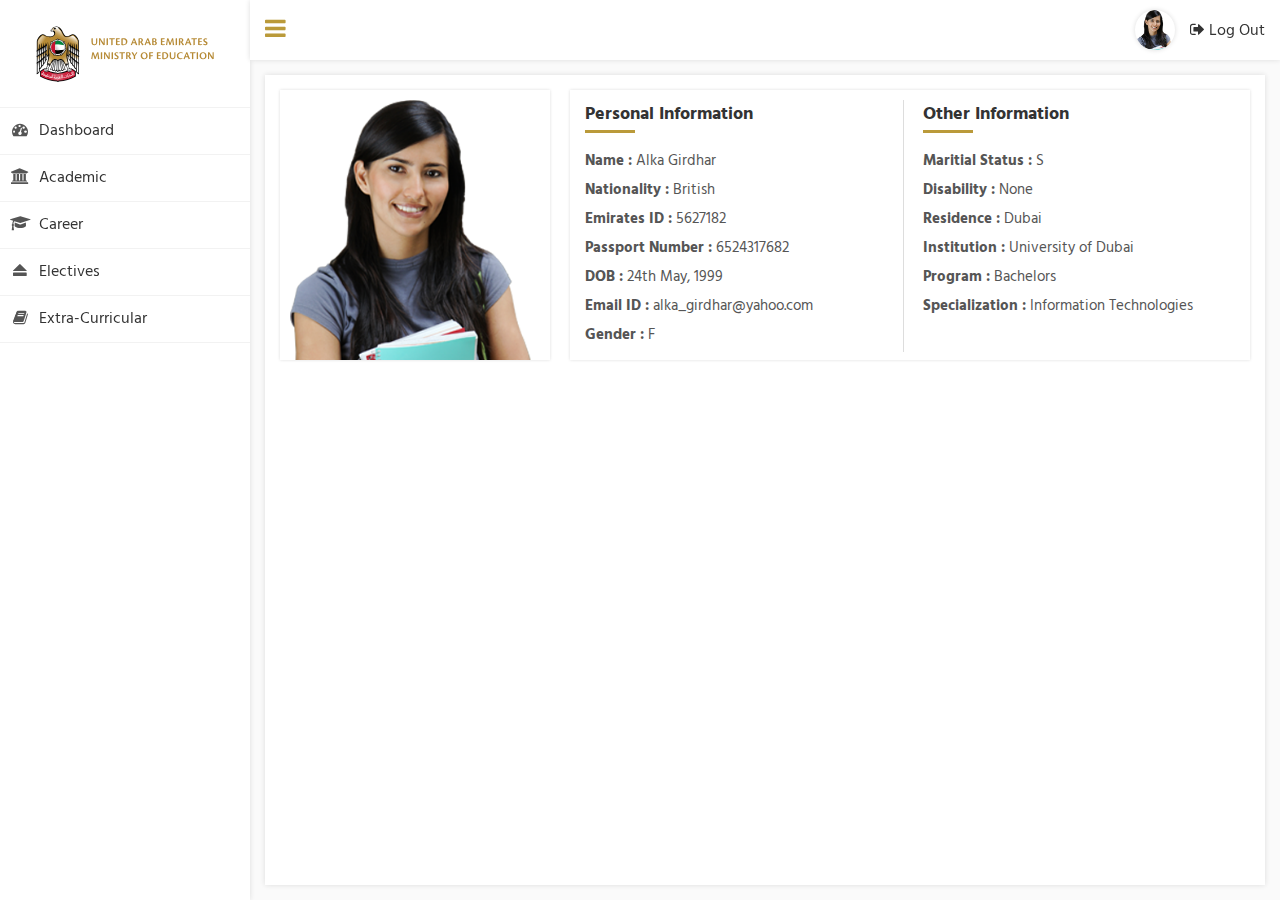
<file: profile.html>
<!DOCTYPE html>
<html lang="en">
<head>
    <meta charset="UTF-8">
    <meta name="viewport" content="width=device-width, initial-scale=1.0">
    <title>Welcome to UNESCO</title>
    <link rel="stylesheet" href="style-dashboard.css">
    <link rel="stylesheet" href="https://stackpath.bootstrapcdn.com/font-awesome/4.7.0/css/font-awesome.min.css">
    <link href="https://fonts.googleapis.com/css2?family=Hind&display=swap" rel="stylesheet">

</head>
<body>
    <div id="wrapper">
        

        <div class="sidebar">
            <div class="logo"><a href="index.html"><img src="img/logo.svg" alt="" /> </a></div>
            <ul>
                <li> <a href="Student-portal.html"><i class="fa fa-tachometer" aria-hidden="true"></i>
                     Dashboard</a> </li>
                <li> <a href="student-acadmic.html"><i class="fa fa-university" aria-hidden="true"></i>
                     Academic</a> </li>
                <li> <a href="student-career.html"><i class="fa fa-graduation-cap" aria-hidden="true"></i>
                     Career</a> </li>
                <li> <a href="#"><i class="fa fa-eject" aria-hidden="true"></i>
                     Electives</a> </li>
                <li> <a href="#"><i class="fa fa-book" aria-hidden="true"></i>
                     Extra-Curricular</a> </li>

            </ul>
        </div>
        <div class="middle-main">
            <div class="header-top">
                    <div class="toggle">
                        <a href="#"><i class="fa fa-bars" aria-hidden="true"></i></a>
                    </div>
                    <div class="sign-in-main">
                        <div class="profile">
                            <a href="profile.html"><img src="img/profile.png" alt=""></a>
                        </div>
                        
 <a class="logout" href="#"><i class="fa fa-sign-out" aria-hidden="true"></i> Log Out</a>
                    </div>
            </div>
            


            <div class="middle-content-main">
                <div class="container-fluid">
                   <div class="profile-card">
                       <div class="student-photo">
                           <img src="img/profile.png" alt="">
                       </div>
                       <div class="student-details">
                           <ul>
                            <h3>Personal Information</h3>
                               <li><strong>Name :</strong> Alka Girdhar</li>
                               <li><strong>Nationality :</strong> British</li>
                               <li><strong>Emirates ID :</strong> 5627182</li>
                               <li><strong>Passport Number :</strong> 6524317682</li>
                               <li><strong>DOB :</strong> 24th May, 1999 </li>
                               <li><strong>Email ID  :</strong> alka_girdhar@yahoo.com </li>
                               <li><strong>Gender :</strong> F </li>
                           
                           </ul>
                           <ul>
                            <h3>Other Information</h3>
                            <li><strong>Maritial Status :</strong> S </li>
                            <li><strong>Disability :</strong> None </li>
                            <li><strong>Residence  :</strong> Dubai </li>
                            <li><strong>Institution  :</strong> University of Dubai </li>
                            <li><strong>Program  :</strong> Bachelors </li>
                            <li><strong>Specialization  :</strong> Information Technologies </li>
                        </ul>
                       </div>
                   </div>
                </div>
            </div>

        </div>
        
     
    </div>

    

</body>
</html>
</file>
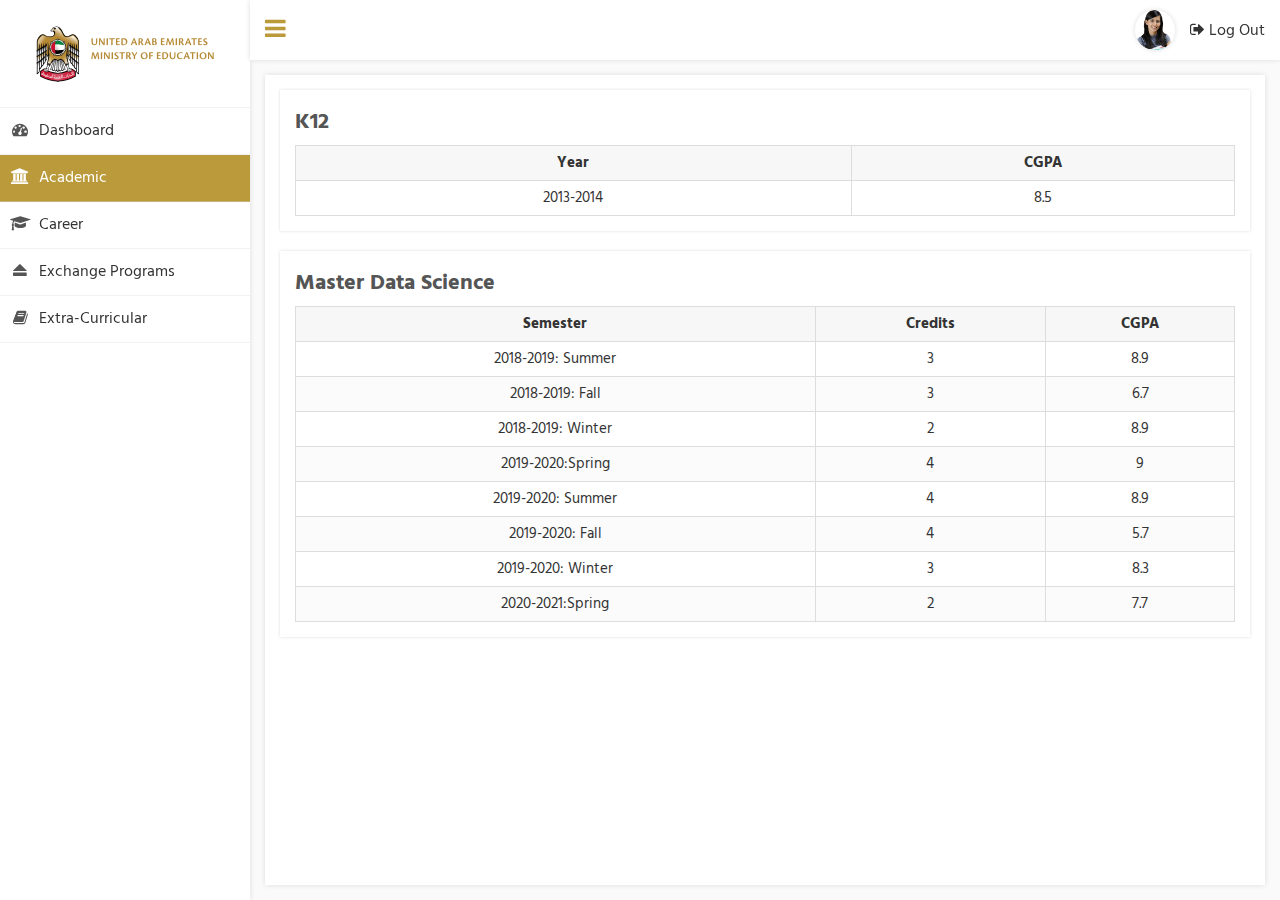
<file: student-acadmic.html>
<!DOCTYPE html>
<html lang="en">
<head>
    <meta charset="UTF-8">
    <meta name="viewport" content="width=device-width, initial-scale=1.0">
    <title>Welcome to UNESCO</title>
    <link rel="stylesheet" href="style-dashboard.css">
    <link rel="stylesheet" href="https://stackpath.bootstrapcdn.com/font-awesome/4.7.0/css/font-awesome.min.css">
    <link href="https://fonts.googleapis.com/css2?family=Hind&display=swap" rel="stylesheet">

</head>
<body>
    <div id="wrapper">
        

        <div class="sidebar">
            <div class="logo"><a href="index.html"><img src="img/logo.svg" alt="" /> </a></div>
            <ul>
                <li> <a href="Student-portal.html"><i class="fa fa-tachometer" aria-hidden="true"></i>
                     Dashboard</a> </li>
                <li> <a class="active" href="student-acadmic.html"><i class="fa fa-university" aria-hidden="true"></i>
                     Academic</a> </li>
                <li> <a href="student-career.html"><i class="fa fa-graduation-cap" aria-hidden="true"></i>
                     Career</a> </li>
                <li> <a href="#"><i class="fa fa-eject" aria-hidden="true"></i>
                    Exchange Programs</a> </li>
                <li> <a href="#"><i class="fa fa-book" aria-hidden="true"></i>
                     Extra-Curricular</a> </li>

            </ul>
        </div>
        <div class="middle-main">
            <div class="header-top">
                    <div class="toggle">
                        <a href="#"><i class="fa fa-bars" aria-hidden="true"></i></a>
                    </div>
                    <div class="sign-in-main">
                        <div class="profile">
                            <a href="profile.html"><img src="img/profile.png" alt=""></a>
                        </div>
                        
 <a class="logout" href="#"><i class="fa fa-sign-out" aria-hidden="true"></i> Log Out</a>
                    </div>
            </div>
            


            <div class="middle-content-main">
                <div class="container-fluid">
                    <div class="acdmic-card-main">
                        <div class="acadmic-box">
                            <h3>K12</h3>
                            <table>
                                <thead>
                                    <tr>
                                        <th>Year</th>
                                        <th>CGPA</th>
                                    </tr>
                                </thead>
                                <tbody>
                                    <tr><td>2013-2014</td> <td for="">8.5</td> </tr>
                                </tbody>
                            </table>
                        </div>


                        <div class="acadmic-box">
                            <h3>Master Data Science</h3>
                            <table>
                                <thead>
                                    <tr>
                                        <th>Semester</th>
                                        <th>Credits</th>
                                        <th>CGPA</th>
                                    </tr>
                                </thead>
                                <tbody>
                                    <tr>
                                        <td>2018-2019: Summer</td> 
                                        <td for="">3</td>
                                        <td for="">8.9</td> 
                                    </tr>
                                    <tr>
                                        <td>2018-2019: Fall</td> 
                                        <td for="">3</td>
                                        <td for="">6.7</td> 
                                    </tr>
                                    <tr>
                                        <td>2018-2019: Winter</td> 
                                        <td for="">2</td>
                                        <td for="">8.9</td> 
                                    </tr>
                                    <tr>
                                        <td>2019-2020:Spring</td> 
                                        <td for="">4</td>
                                        <td for="">9</td> 
                                    </tr>
                                    <tr>
                                        <td>2019-2020: Summer</td> 
                                        <td for="">4</td>
                                        <td for="">8.9</td> 
                                    </tr>
                                    <tr>
                                        <td>2019-2020: Fall</td> 
                                        <td for="">4</td>
                                        <td for="">5.7</td> 
                                    </tr>
                                    <tr>
                                        <td>2019-2020: Winter</td> 
                                        <td for="">3</td>
                                        <td for="">8.3</td> 
                                    </tr>
                                    <tr>
                                        <td>2020-2021:Spring</td> 
                                        <td for="">2</td>
                                        <td for="">7.7</td> 
                                    </tr>

                                </tbody>
                            </table>
                        </div>


                    </div>
                </div>
            </div>

        </div>
        
     
    </div>

    

</body>
</html>
</file>
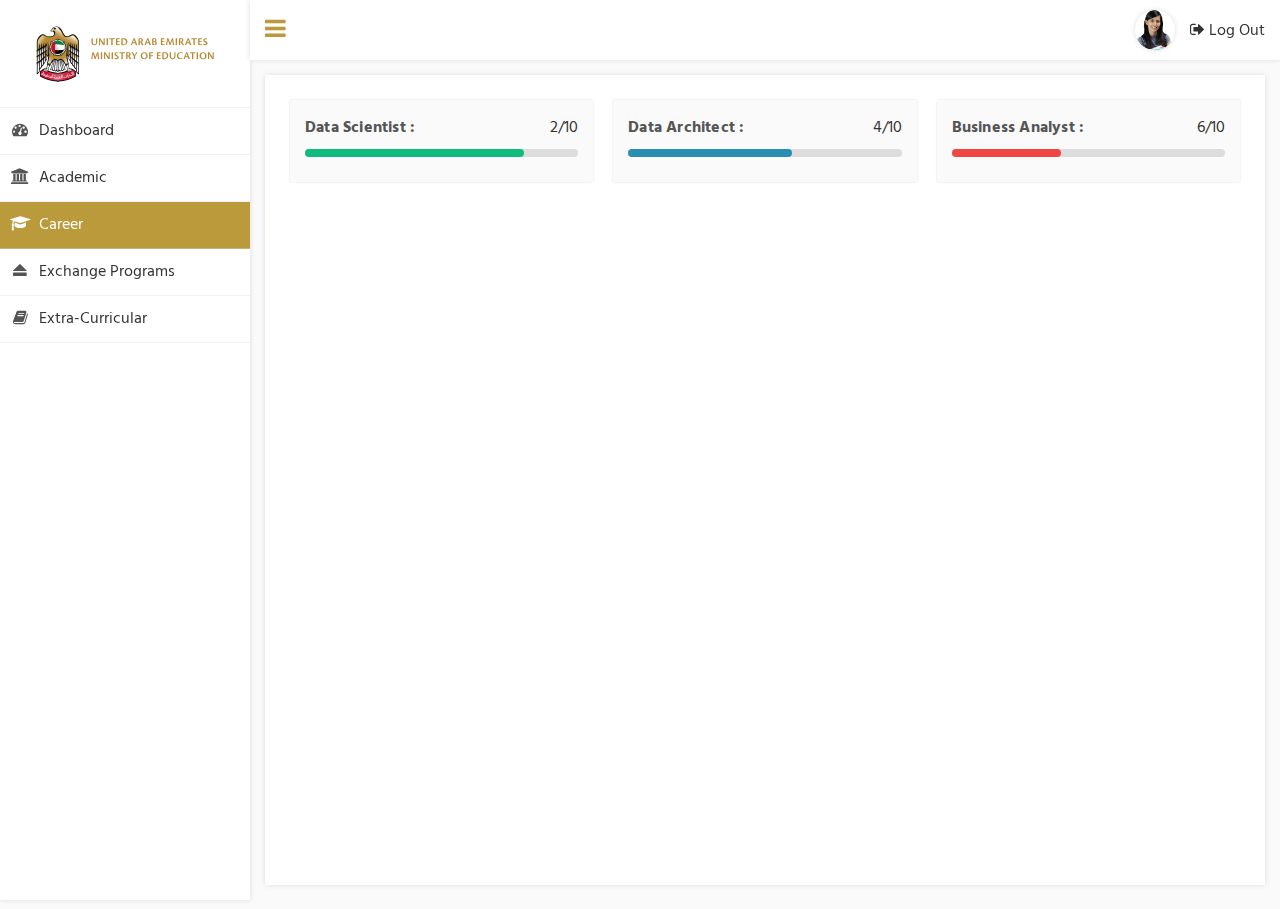
<file: student-career.html>
<!DOCTYPE html>
<html lang="en">
<head>
    <meta charset="UTF-8">
    <meta name="viewport" content="width=device-width, initial-scale=1.0">
    <title>Welcome to UNESCO</title>
    <link rel="stylesheet" href="style-dashboard.css">
    <link rel="stylesheet" href="https://stackpath.bootstrapcdn.com/font-awesome/4.7.0/css/font-awesome.min.css">
    <link href="https://fonts.googleapis.com/css2?family=Hind&display=swap" rel="stylesheet">

</head>
<body>
    <div id="wrapper">
        

        <div class="sidebar">
            <div class="logo"><a href="index.html"><img src="img/logo.svg" alt="" /> </a></div>
            <ul>
                <li> <a href="Student-portal.html"><i class="fa fa-tachometer" aria-hidden="true"></i>
                     Dashboard</a> </li>
                <li> <a href="student-acadmic.html"><i class="fa fa-university" aria-hidden="true"></i>
                     Academic</a> </li>
                <li> <a class="active" href="student-career.html"><i class="fa fa-graduation-cap" aria-hidden="true"></i>
                     Career</a> </li>
                <li> <a href="#"><i class="fa fa-eject" aria-hidden="true"></i>
                  Exchange Programs</a> </li>
                <li> <a href="#"><i class="fa fa-book" aria-hidden="true"></i>
                     Extra-Curricular</a> </li>

            </ul>
        </div>
        <div class="middle-main">
            <div class="header-top">
                    <div class="toggle">
                        <a href="#"><i class="fa fa-bars" aria-hidden="true"></i></a>
                    </div>
                    <div class="sign-in-main">
                        <div class="profile">
                            <a href="profile.html"><img src="img/profile.png" alt=""></a>
                        </div>
                        
 <a class="logout" href="#"><i class="fa fa-sign-out" aria-hidden="true"></i> Log Out</a>
                    </div>
            </div>
            


            <div class="middle-content-main">
                <div class="container-fluid">
                    <div class="studen-career-card">
                        <div class="career-card">
                            <div class="capacity">
                                <strong>Data Scientist :
                                </strong>
                                <span> 2/10</span>
                                <div class="line">

                                  <div class="gray-line scheduled-line_80">
                                    &nbsp;
                                  </div>
                                </div>
                              </div>
                        </div>
                        <div class="career-card">
                            <div class="capacity">
                                <strong>Data Architect :
                                </strong>
                                <span> 4/10</span>
                                <div class="line">

                                  <div class="gray-line scheduled-line_60">
                                    &nbsp;
                                  </div>
                                </div>
                              </div>
                        </div>
                        <div class="career-card">
                            <div class="capacity">
                                <strong>Business Analyst :
                                </strong>
                                <span> 6/10</span>
                                <div class="line">

                                  <div class="gray-line scheduled-line_40">
                                    &nbsp;
                                  </div>
                                </div>
                              </div>
                        </div>
                    </div>
                </div>
            </div>

        </div>
        
     
    </div>

    

</body>
</html>
</file>
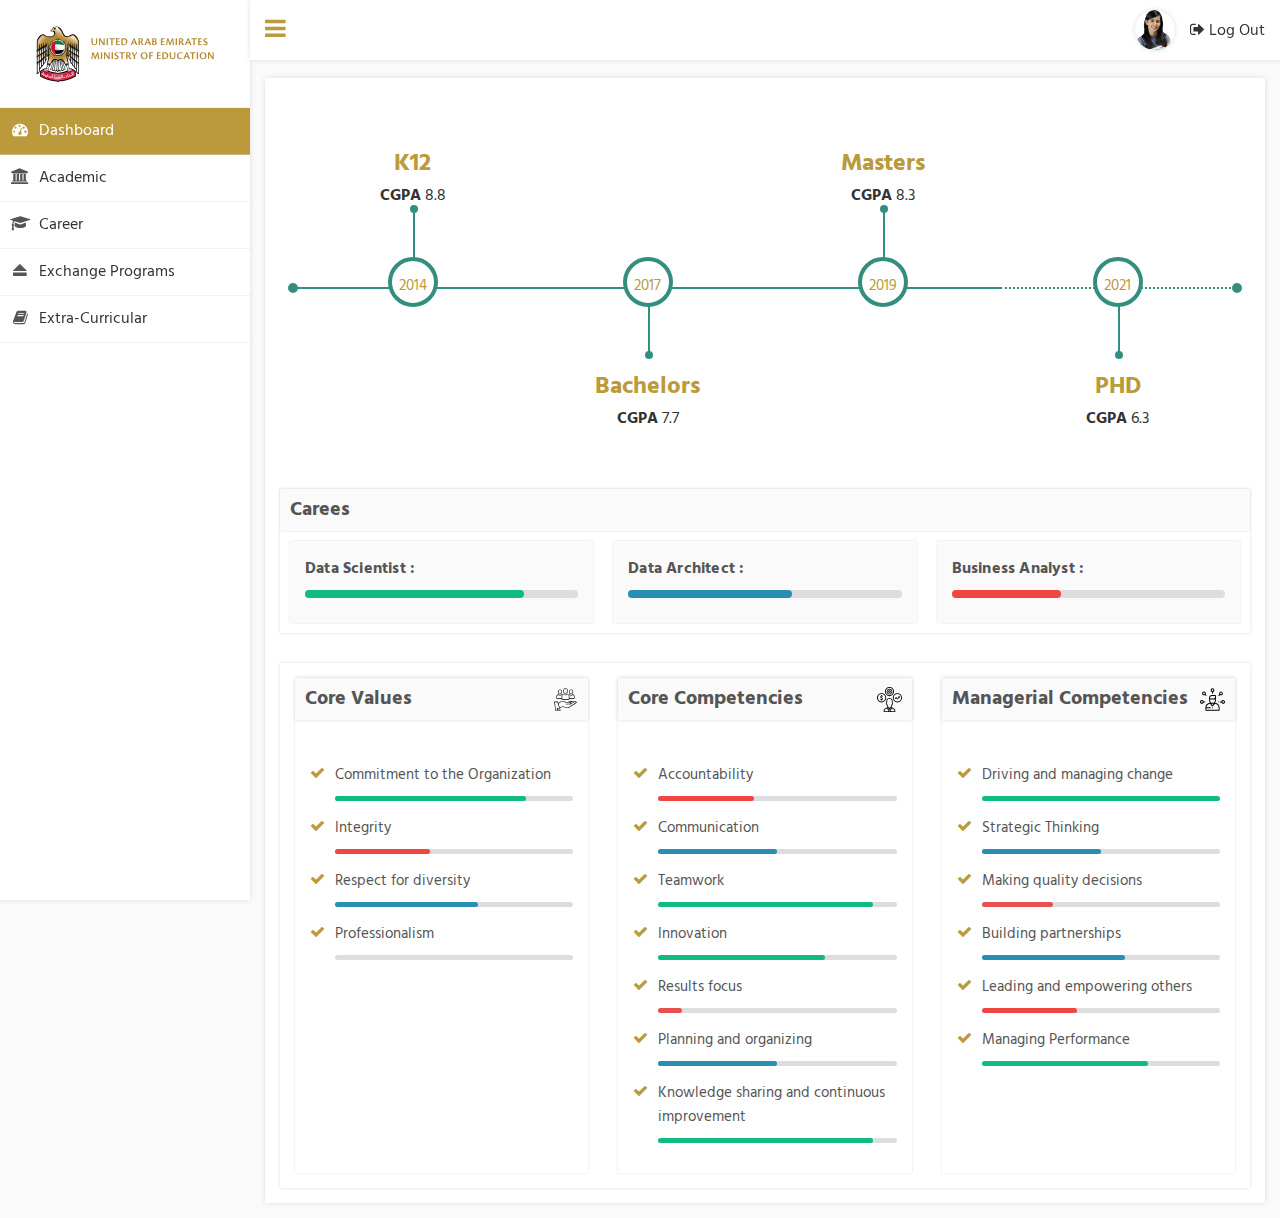
<file: Student-portal.html>
<!DOCTYPE html>
<html lang="en">
<head>
    <meta charset="UTF-8">
    <meta name="viewport" content="width=device-width, initial-scale=1.0">
    <title>Welcome to UNESCO</title>
    <link rel="stylesheet" href="style.css">
    <link rel="stylesheet" href="style-dashboard.css">

    <link rel="stylesheet" href="https://stackpath.bootstrapcdn.com/font-awesome/4.7.0/css/font-awesome.min.css">
    <link href="https://fonts.googleapis.com/css2?family=Hind&display=swap" rel="stylesheet">

</head>
<body>
    <div id="wrapper">
        

        <div class="sidebar">
            <div class="logo"><a href="index.html"><img src="img/logo.svg" alt="" /> </a></div>
            <ul>
                <li> <a class="active" href="Student-portal.html"><i class="fa fa-tachometer" aria-hidden="true"></i>
                     Dashboard</a> </li>
                <li> <a href="student-acadmic.html"><i class="fa fa-university" aria-hidden="true"></i>
                     Academic</a> </li>
                <li> <a href="student-career.html"><i class="fa fa-graduation-cap" aria-hidden="true"></i>
                     Career</a> </li>
                <li> <a href="#"><i class="fa fa-eject" aria-hidden="true"></i>
                  Exchange Programs</a> </li>
                <li> <a href="#"><i class="fa fa-book" aria-hidden="true"></i>
                     Extra-Curricular</a> </li>

            </ul>
        </div>
        <div class="middle-main">
            <div class="header-top">
                    <div class="toggle">
                        <a href="#"><i class="fa fa-bars" aria-hidden="true"></i></a>
                    </div>
                    <div class="sign-in-main">
                        <div class="profile">
                            <a href="profile.html"><img src="img/profile.png" alt=""></a>
                        </div>
                        
 <a class="logout" href="#"><i class="fa fa-sign-out" aria-hidden="true"></i> Log Out</a>
                    </div>
            </div>
            


            <div class="middle-content-main">
                <div class="container-fluid">
                    <div class="dashboard">

                          <div class="ps-timeline-sec">
                            <div class="container">
                                <ol class="ps-timeline">
                                    <li>
                                        <div class="img-handler-top">
                                          <h2>K12</h2>
                                          <p> <strong>CGPA</strong> 8.8 </p>
                                        </div>
                                        <!-- <div class="ps-bot">
                                            
                                        </div> -->
                                        <span class="ps-sp-top">2014</span>
                                    </li>
                                    <li>
                                        <!-- <div class="img-handler-bot">
                                            <img src="http://www.physology.co.uk/wp-content/uploads/2016/02/ps-elem_13.png" alt=""/>
                                        </div> -->
                                        <div class="ps-bot">
                                          <h2>Bachelors</h2>
                                          <p> <strong>CGPA</strong> 7.7 </p>
                                       </div>
                                        <span class="ps-sp-bot">2017</span>
                                    </li>
                                    <li>
                                        <div class="img-handler-top">
                                          <h2>Masters</h2>
                                          <p> <strong>CGPA</strong> 8.3 </p>
                                        </div>
                                        <!-- <div class="ps-bot">
                                          <h2>Masters</h2>
                                          <p> <strong>CGPA</strong> 8.3 </p>
                                       </div> -->
                                        <span class="ps-sp-top">2019</span>
                                    </li>
                                    <li>
                                        <!-- <div class="img-handler-bot">
                                            <img src="http://www.physology.co.uk/wp-content/uploads/2016/02/ps-elem_10.png" alt=""/>
                                        </div> -->
                                        <div class="ps-bot">
                                          <h2>PHD</h2>
                                          <p> <strong>CGPA</strong> 6.3 </p>
                                       </div>
                                        <span class="ps-sp-bot">2021</span>
                                    </li>
                                </ol>
                            </div>
                        </div>

                        <div class="studen-career-card-main">
                          <h3>Carees</h3>
                          <div class="career-card">
                              <div class="capacity">
                                  <strong>Data Scientist :
                                  </strong>
                                  <!-- <span> 2/10</span> -->
                                  <div class="line">
  
                                    <div class="gray-line scheduled-line_80">
                                      &nbsp;
                                    </div>
                                  </div>
                                </div>
                          </div>
                          <div class="career-card">
                              <div class="capacity">
                                  <strong>Data Architect :
                                  </strong>
                                  <!-- <span> 4/10</span> -->
                                  <div class="line">
  
                                    <div class="gray-line scheduled-line_60">
                                      &nbsp;
                                    </div>
                                  </div>
                                </div>
                          </div>
                          <div class="career-card">
                              <div class="capacity">
                                  <strong>Business Analyst :
                                  </strong>
                                  <!-- <span> 6/10</span> -->
                                  <div class="line">
  
                                    <div class="gray-line scheduled-line_40">
                                      &nbsp;
                                    </div>
                                  </div>
                                </div>
                          </div>
                      </div>


                      <div class="cores_main">
                        <div class="container-fluid">
                          <div class="row">
          
                              <div class="col-3">
                                  <div class="extra-curricular-box">
                                      <h2>Core Values <img src="img/value.svg" alt=""></h2>
              
                                      <ul>
                                          <li>Commitment to the Organization
  
                                            <div class="line">
    
                                              <div class="gray-line scheduled-line_80">
                                                &nbsp;
                                              </div>
                                            </div>
  
                                          </li>
                                          <li>Integrity
                                            <div class="line">
    
                                              <div class="gray-line scheduled-line_40">
                                                &nbsp;
                                              </div>
                                            </div>
  
                                          </li>
                                          <li>Respect for diversity
                                            <div class="line">
    
                                              <div class="gray-line scheduled-line_60">
                                                &nbsp;
                                              </div>
                                            </div>
                                          </li>
                                          <li>Professionalism
                                            <div class="line">
    
                                              <div class="gray-line scheduled-line_2  0">
                                                &nbsp;
                                              </div>
                                            </div>
                                          </li>
                                      </ul>
                                  </div>
                              </div>
                              <div class="col-3">
                                  <div class="extra-curricular-box">
                                      <h2>Core Competencies <img src="img/worker.svg" alt=""></h2>
                                      <ul>
                                          <li>Accountability
                                            <div class="line">
    
                                              <div class="gray-line scheduled-line_40">
                                                &nbsp;
                                              </div>
                                            </div>

                                          </li>
                                          <li>Communication
                                            <div class="line">
    
                                              <div class="gray-line scheduled-line_50">
                                                &nbsp;
                                              </div>
                                            </div>
                                          </li>
                                          <li>Teamwork
                                            <div class="line">
    
                                              <div class="gray-line scheduled-line_90">
                                                &nbsp;
                                              </div>
                                            </div>
                                          </li>
                                          <li>Innovation
                                            <div class="line">
    
                                              <div class="gray-line scheduled-line_70">
                                                &nbsp;
                                              </div>
                                            </div>
                                          </li>
                                          <li>Results focus
                                            <div class="line">
    
                                              <div class="gray-line scheduled-line_10">
                                                &nbsp;
                                              </div>
                                            </div>
                                          </li>
                                          <li>Planning and organizing
                                            <div class="line">
    
                                              <div class="gray-line scheduled-line_50">
                                                &nbsp;
                                              </div>
                                            </div>
                                          </li>
                                          <li>Knowledge sharing and continuous improvement
                                            <div class="line">
    
                                              <div class="gray-line scheduled-line_90">
                                                &nbsp;
                                              </div>
                                            </div>
                                          </li>
                                      </ul>
                                  </div>
                              </div>
                              <div class="col-3">
                                  <div class="extra-curricular-box">
                                      <h2>Managerial Competencies <img src="img/user.svg" alt=""></h2>
                                      <ul>
                                          <li>Driving and managing change
                                            <div class="line">
    
                                              <div class="gray-line scheduled-line_100">
                                                &nbsp;
                                              </div>
                                            </div>

                                          </li>
                                          <li>Strategic Thinking
                                            <div class="line">
    
                                              <div class="gray-line scheduled-line_50">
                                                &nbsp;
                                              </div>
                                            </div>
                                          </li>
                                          <li>Making quality decisions
                                            <div class="line">
    
                                              <div class="gray-line scheduled-line_30">
                                                &nbsp;
                                              </div>
                                            </div>
                                          </li>
                                          <li>Building partnerships
                                            <div class="line">
    
                                              <div class="gray-line scheduled-line_60">
                                                &nbsp;
                                              </div>
                                            </div>
                                          </li>
                                          <li>Leading and empowering others
                                            <div class="line">
    
                                              <div class="gray-line scheduled-line_40">
                                                &nbsp;
                                              </div>
                                            </div>
                                          </li>
                                          <li>Managing Performance
                                            <div class="line">
    
                                              <div class="gray-line scheduled-line_70">
                                                &nbsp;
                                              </div>
                                            </div>
                                          </li>
                                      </ul>
                                  </div>
                              </div>
              
                              
              
                          </div>
                      </div>
                      </div>
                      


                    </div>
                </div>
            </div>

        </div>
        
     
    </div>

    

</body>
</html>
</file>
<file: style-dashboard.css>
body{
    margin: 0;
    background: #fafafa;
    font-family: 'Hind', sans-serif;
    color: #333;

}

*{
    margin: 0;
    box-sizing: border-box;
    padding: 0;
    outline: none;
    text-decoration: none;
    list-style: none;

}
.container{
    max-width: 1170px;
    width: 100%;
    padding: 0 15px;
    margin-left: auto;
    margin-right: auto;
}
.container-fluid{
    max-width: 100%;
    width: 100%;
    padding: 0 15px;
    margin-left: auto;
    margin-right: auto;
}

.sidebar ul li a {
    display: inline-block;
    width: 100%;
    padding: 10px;
    color: #333;
    border-bottom: solid 1px rgba(221, 221, 221, 0.39);
}
.sidebar {
    display: inline-block;
    width: 250px;
    box-shadow: 0 0 5px #ddd;
    height: 100%;
    min-height: 100vh;
    position: fixed;
    left: 0;
    top: 0;
    background: #fff;
}
.middle-main {
    width: calc(100% - 250px);
    float: right;
    display: inline-block;
}

.header-top {
    box-shadow: 0 0 5px #ddd;
    display: inline-block;
    width: 100%;
    padding:10px 15px;
    background: white;
    position: sticky;
    top: 0;
    z-index: 222;
}
.logo {
    display: inline-block;
    width: 100%;
    padding: 15px;
    border-bottom: solid 1px rgba(221, 221, 221, 0.39);
    text-align: center;
}
.header-top .sign-in-main {
    display: inline-block;
    width: auto;
    float: right;
    margin: 0;
    vertical-align: top;
}
.header-top .sign-in-main a {
 color: #333;
 padding: 0;
}
.logo a {
    display: inline-block;
    width: 100%;
    margin-top: 10px;
    max-width: 180px;
}
.toggle i.fa {
    font-size: 24px;
    vertical-align: middle;
    color: #ba9a3a;
}
.toggle {
    display: inline-block;
    width: auto;
    margin-top: 5px;
}
.sidebar ul li a i.fa {
    width: 20px;
    text-align: center;
    margin-right: 5px;
    color: #555;
}
.sidebar ul li a.active{
    background: #ba9a3a;
    color: white;
}
.sidebar ul li a.active .fa{
    color: white;
}
.dashboard {
    width: 100%;
    box-shadow: 0 0 5px #ddd;
    background: white;
    padding: 15px;
    display: inline-block;
    min-height: calc(100vh - 90px);
    height: 100%;
}
.middle-content-main {
    padding: 15px 0;
    display: inline-block;
    width: 100%;
}




/*------------Timeline-------*/



/* The actual timeline (the vertical ruler) */
.timeline {
    position: relative;
    max-width: 850px;
    margin: 0 auto;
  }
  
  /* The actual timeline (the vertical ruler) */
  .timeline::after {
    content: '';
    position: absolute;
    width: 4px;
    background-color: #ddd;
    top: 0;
    bottom: 0;
    left: 50%;
    margin-left: -3px;
  }
  
  /* timeline-box around content */
  .timeline-box {
    padding: 10px 40px;
    position: relative;
    background-color: inherit;
    width: 50%;
  }
  
  /* The circles on the timeline */
  .timeline-box::after {
    content: '';
    position: absolute;
    width: 15px;
    height: 15px;
    right: -10px;
    background-color: white;
    border: 4px solid #ba9a3a;
    top: 15px;
    border-radius: 50%;
    z-index: 1;
  }
  
  /* Place the timeline-box to the left */
  .left {
    left: 0;
  }
  
  /* Place the timeline-box to the right */
  .right {
    left: 50%;
  }
  
  /* Add arrows to the left timeline-box (pointing right) */
  .left::before {
    content: " ";
    height: 0;
    position: absolute;
    top: 22px;
    width: 0;
    z-index: 1;
    right: 30px;
    border: medium solid rgba(221, 221, 221, 0.35);
    border-width: 10px 0 10px 10px;
    border-color: transparent transparent transparent rgba(221, 221, 221, 0.35);
  }
  
  /* Add arrows to the right timeline-box (pointing left) */
  .right::before {
    content: " ";
    height: 0;
    position: absolute;
    top: 22px;
    width: 0;
    z-index: 1;
    left: 30px;
    border: medium solid rgba(221, 221, 221, 0.35);
    border-width: 10px 10px 10px 0;
    border-color: transparent rgba(221, 221, 221, 0.35) transparent transparent;
  }
  
  /* Fix the circle for timeline-boxs on the right side */
  .right::after {
    left: -13px;
  }
  
  /* The actual content */
  .content {
    padding: 15px;
    background-color: #fafafa;
    position: relative;
    border-radius: 4px;
    box-shadow: 0 0 4px #ddd;
  }
  
  /* Media queries - Responsive timeline on screens less than 600px wide */
  /* @media screen and (max-width: 600px) {
    .timeline::after {
    left: 31px;
    }
    
    .timeline-box {
    width: 100%;
    padding-left: 70px;
    padding-right: 25px;
    }
    
    .timeline-box::before {
    left: 60px;
    border: medium solid white;
    border-width: 10px 10px 10px 0;
    border-color: transparent white transparent transparent;
    }
  
    .left::after, .right::after {
    left: 15px;
    }
 
    .right {
    left: 0%;
    }
  } */



.content h3 {
    color: #ba9a3a;
}

.profile {
    width: 40px;
    overflow: hidden;
    display: inline-block;
    height: 40px;
    border-radius: 50%;
    box-shadow: 0 0 5px #ddd;
    float: left;
}
.profile img {
    width: 100%;
}
.header-top .sign-in-main a.logout {
    float: right;
    margin-top: 8px;
    margin-left: 15px;
    background: none;
    padding: 0;
}
.profile-card {
    background: white;
    box-shadow: 0 0 5px #ddd;
    padding: 15px;
    min-height: calc(100vh - 90px);
    height: 100%;
}
.student-details li {
    color: #555;
    margin-bottom: 5px;
    font-size: 15px;
}
.student-details {
    display: inline-block;
    width: calc(100% - 290px);
    vertical-align: top;
    margin-left: 15px;
    box-shadow: 0 0 3px #ddd;
    padding: 10px 15px;
    height: 270px;
    float: right;
}
.student-photo {
    width: 270px;
    display: inline-block;
    height: 270px;
    overflow: hidden;
    /* border: solid 1px #ddd; */
    box-shadow: 0 0 3px #ddd;
    padding: 10px;
}
.student-details ul {
    display: inline-block;
    vertical-align: top;
    margin-right: 15px;
}
.student-details ul h3:after {
    content: "";
    display: inline-block;
    width: 50px;
    height: 3px;
    background: #ba9a3a;
    position: absolute;
    left: 0;
    bottom: -4px;
}
.student-details ul h3 {
    font-size: 18px;
    margin-bottom: 20px;
    position: relative;
}
.student-photo img {
    width: 100%;
}
.student-details ul:first-child {
    padding-right: 90px;
    border-right: solid 1px #ddd;
}
.studen-career-card {
    display: inline-block;
    width: 100%;
    box-shadow: 0 0 5px #ddd;
    background: white;
    padding: 15px;
    min-height: calc(100vh - 90px);
    height: 100%;
}


.capacity {
    margin-top: 0;
    text-align: left;
    box-shadow: 0 0 2px #ddd;
    padding: 15px;
    background: #fafafa;
}
.capacity strong {
    width: 80px;
    color: #555;
    letter-spacing: 0.2px;
}
.capacity .line {
    display: inline-block;
    width: 100%;
}
.gray-line {
    display: inline-block;
    width: 100%;
    background: #ddd;
    height: 8px;
    border-radius: 50px;
    position: relative;
    vertical-align: middle;
    top: -1px;
}
.capacity span{
    float: right;
}
.gray-line.scheduled-line_80:after {
    background: #0fbc7e;
    width: 80%;
    position: absolute;
    left: 0;
    content: "";
    display: inline-block;
    top: 0;
    height: 100%;
    border-radius: 50px;
}
.gray-line.scheduled-line_70:after {
    background: #0fbc7e;
    width: 70%;
    position: absolute;
    left: 0;
    content: "";
    display: inline-block;
    top: 0;
    height:100%;
    border-radius: 50px;
}
.gray-line.scheduled-line_50:after {
    background: #288eb2;
    width: 50%;
    position: absolute;
    left: 0;
    content: "";
    display: inline-block;
    top: 0;
    height:100%;
    border-radius: 50px;
}
.gray-line.scheduled-line_60:after {
    background: #288eb2;
    width: 60%;
    position: absolute;
    left: 0;
    content: "";
    display: inline-block;
    top: 0;
    height:100%;
    border-radius: 50px;
}
.gray-line.scheduled-line_100:after {
    background: #0fbc7e;
    width: 100%;
    position: absolute;
    left: 0;
    content: "";
    display: inline-block;
    top: 0;
    height:100%;
    border-radius: 50px;
}
.gray-line.scheduled-line_90:after {
    background: #0fbc7e;
    width: 90%;
    position: absolute;
    left: 0;
    content: "";
    display: inline-block;
    top: 0;
    height:100%;
    border-radius: 50px;
}
.gray-line.scheduled-line_40:after {
    background: #ef4543;
    width: 40%;
    position: absolute;
    left: 0;
    content: "";
    display: inline-block;
    top: 0;
    height:100%;
    border-radius: 50px;
}
.gray-line.scheduled-line_30:after {
    background: #e8504f;
    width: 30%;
    position: absolute;
    left: 0;
    content: "";
    display: inline-block;
    top: 0;
    height:100%;
    border-radius: 50px;
}
.gray-line.scheduled-line_20:after {
    background: #e8504f;
    width: 20%;
    position: absolute;
    left: 0;
    content: "";
    display: inline-block;
    top: 0;
    height:100%;
    border-radius: 50px;
}
.gray-line.scheduled-line_10:after {
    background: #e8504f;
    width: 10%;
    position: absolute;
    left: 0;
    content: "";
    display: inline-block;
    top: 0;
    height: 100%;
    border-radius: 50px;
}
.career-card {
    width: 33.33%;
    display: inline-block;
    /* box-shadow: 0 0 2px #ddd; */
    padding: 10px;
    /* background: #fafafa; */
    float: left;
}

.acdmic-card-main {
    display: inline-block;
    width: 100%;
    padding: 15px;
    background: white;
    box-shadow: 0 0 5px #ddd;
    min-height: calc(100vh - 90px);
    height: 100%;
}
.acadmic-box {
    box-shadow: 0 0 3px #ddd;
    padding: 15px;
    background: #fff;
    width: 100%;
    margin-bottom: 20px;
    
}
.acadmic-box table {
    width: 100%;
    text-align: center;
    border-collapse: collapse;
}
.acadmic-box table tr th {
    background: rgba(0,0,0,0.03);
}
.acadmic-box table tr th, .acadmic-box table tr td {
    border: solid 1px #ddd;
    font-size: 15px;
    padding: 5px;
}
.acadmic-box h3 {
    font-size: 22px;
    color: #555;
    margin-bottom: 5px;
    
}

table tbody tr:nth-child(even) {
    background: rgba(0,0,0,0.015);
}
table tbody tr:hover {
    background: rgba(0,0,0,0.015);
}



/*------Timeline--css-----*/

.ps-timeline-sec {
    position: relative;
    background: #fff;
  }
  .ps-timeline-sec .container {
    position: relative;
  }
  @media screen and (max-width: 767px) {
    .ps-timeline-sec .container ol:before {
      background: #348e80;
      content: "";
      width: 10px;
      height: 10px;
      border-radius: 100%;
      position: absolute;
      top: 130px !important;
      left: 36px !important;
    }
    .ps-timeline-sec .container ol:after {
      background: #348e80;
      content: "";
      width: 10px;
      height: 10px;
      border-radius: 100%;
      position: absolute;
      top: inherit !important;
      left: 36px;
    }
    .ps-timeline-sec .container ol.ps-timeline {
      margin: 130px 0 !important;
      border-left: 2px solid #348e80;
      padding-left: 0 !important;
      padding-top: 120px !important;
      border-top: 0 !important;
      margin-left: 25px !important;
    }
    .ps-timeline-sec .container ol.ps-timeline li {
      height: 220px;
      float: none !important;
      width: inherit !important;
    }
    .ps-timeline-sec .container ol.ps-timeline li:nth-child(2) .img-handler-bot img {
      width: 70px;
    }
    .ps-timeline-sec .container ol.ps-timeline li:last-child {
      margin: 0;
      bottom: 0 !important;
      height: 120px;
    }
    .ps-timeline-sec .container ol.ps-timeline li:last-child .img-handler-bot {
      bottom: 40px !important;
      width: 40% !important;
      margin-left: 25px !important;
      margin-top: 0 !important;
    }
    .ps-timeline-sec .container ol.ps-timeline li:last-child .img-handler-bot img {
      width: 100%;
    }
    .ps-timeline-sec .container ol.ps-timeline li:last-child .ps-top {
      margin-bottom: 0 !important;
      top: 20px;
      width: 50% !important;
    }
    .ps-timeline-sec .container ol.ps-timeline li span {
      left: 0 !important;
    }
    .ps-timeline-sec .container ol.ps-timeline li span.ps-sp-top:before {
      content: none !important;
    }
    .ps-timeline-sec .container ol.ps-timeline li span.ps-sp-top:after {
      content: none !important;
    }
    .ps-timeline-sec .container ol.ps-timeline li span.ps-sp-bot:before {
      content: none !important;
    }
    .ps-timeline-sec .container ol.ps-timeline li span.ps-sp-bot:after {
      content: none !important;
    }
    .ps-timeline-sec .container ol.ps-timeline li .img-handler-top {
      position: absolute !important;
      bottom: 150px !important;
      width: 30% !important;
      float: left !important;
      margin-left: 35px !important;
      margin-bottom: 0 !important;
    }
    .ps-timeline-sec .container ol.ps-timeline li .img-handler-top img {
      margin: 0 auto !important;
      width: 80% !important;
    }
    .ps-timeline-sec .container ol.ps-timeline li .img-handler-bot {
      position: absolute !important;
      bottom: 115px !important;
      width: 30% !important;
      float: left !important;
      margin-left: 35px !important;
      margin-bottom: 0 !important;
    }
    .ps-timeline-sec .container ol.ps-timeline li p {
      text-align: left !important;
      width: 100% !important;
      margin: 0 auto !important;
      margin-top: 0px !important;
    }
    .ps-timeline-sec .container ol.ps-timeline li .ps-top {
      width: 60% !important;
      float: right !important;
      right: 0;
      top: -40px;
    }
    .ps-timeline-sec .container ol.ps-timeline li .ps-bot {
      width: 60% !important;
      float: right !important;
      right: 0;
      top: -40px;
    }
  }
  .ps-timeline-sec .container ol:before {
    background: #348e80;
    content: "";
    width: 10px;
    height: 10px;
    border-radius: 100%;
    position: absolute;
    left: 8px;
    top: 49.5%;
  }
  .ps-timeline-sec .container ol:after {
    background: #348e80;
    content: "";
    width: 10px;
    height: 10px;
    border-radius: 100%;
    position: absolute;
    right: 8px;
    top: 49.5%;
  }
  .ps-timeline-sec .container ol.ps-timeline {
    margin-top:190px;
    padding: 0;
    /* border-top: 2px solid #348e80; */
    list-style: none;
  }
  .ps-timeline-sec .container ol.ps-timeline li:before {
    content: "";
    display: inline-block;
    width: 100%;
    height: 2px;
    /* background: #348e80; */
    position: relative;
    border-bottom: solid 2px #348e80;
    left: 0;
    top: -41px;
}
.ps-timeline-sec .container ol.ps-timeline li:last-child:before{
    border-bottom-style: dotted;
}

  .ps-timeline-sec .container ol.ps-timeline li {
    float: left;
    width: 25%;
    padding-top: 30px;
    position: relative;
    text-align: center;
  }
  .ps-timeline-sec .container ol.ps-timeline li span {
    width: 50px;
    height: 50px;
    margin-left: -25px;
    background: #fff;
    border: 4px solid #348e80;
    border-radius: 50%;
    box-shadow: 0 0 0 0px #fff;
    text-align: center;
    line-height: 50px -10;
    color: #ba9a3a;
    font-size: 15px;
    line-height: 50px;
    font-style: normal;
    position: absolute;
    top: -26px;
    left: 50%;
  }
  .ps-timeline-sec .container ol.ps-timeline li h2{
      color: #ba9a3a;
  }
  .ps-timeline-sec .container ol.ps-timeline li span.ps-sp-top:before {
    content: "";
    color: #348e80;
    width: 2px;
    height: 50px;
    background: #348e80;
    position: absolute;
    top: -50px;
    left: 50%;
  }
  .ps-timeline-sec .container ol.ps-timeline li span.ps-sp-top:after {
    content: "";
    color: #348e80;
    width: 8px;
    height: 8px;
    background: #348e80;
    position: absolute;
    bottom: 90px;
    left: 44%;
    border-radius: 100%;
  }
  .ps-timeline-sec .container ol.ps-timeline li span.ps-sp-bot:before {
    content: "";
    color: #348e80;
    width: 2px;
    height: 50px;
    background: #348e80;
    position: absolute;
    bottom: -50px;
    left: 50%;
  }
  .ps-timeline-sec .container ol.ps-timeline li span.ps-sp-bot:after {
    content: "";
    color: #348e80;
    width: 8px;
    height: 8px;
    background: #348e80;
    position: absolute;
    top: 90px;
    left: 44%;
    border-radius: 100%;
  }
  .ps-timeline-sec .container ol.ps-timeline li .img-handler-top {
    position: absolute;
    bottom: 0;
    margin-bottom: 130px;
    width: 100%;
  }
  .ps-timeline-sec .container ol.ps-timeline li .img-handler-top img {
    display: table;
    margin: 0 auto;
  }
  .ps-timeline-sec .container ol.ps-timeline li .img-handler-bot {
    position: absolute;
    margin-top: 60px;
    width: 100%;
  }
  .ps-timeline-sec .container ol.ps-timeline li .img-handler-bot img {
    display: table;
    margin: 0 auto;
  }
  .ps-timeline-sec .container ol.ps-timeline li p {
    text-align: center;
    width: 80%;
    margin: 0 auto;
  }
  .ps-timeline-sec .container ol.ps-timeline li .ps-top {
    position: absolute;
    bottom: 0;
    margin-bottom: 100px;
  }
  .ps-timeline-sec .container ol.ps-timeline li .ps-bot {
    position: absolute;
    margin-top: 35px;
    right: 0;
    left: 0;
    top: 50px;
  }

  
  /*-----------End----*/


  .studen-career-card-main {
    margin-top: 150px;
    display: inline-block;
    width: 100%;
    box-shadow: 0 0 3px #ddd;
    padding-top: 0;
}
.cores_main .extra-curricular-box ul li .gray-line {
    height: 5px;
}
.cores_main {
    display: inline-block;
    width: 100%;
    box-shadow: 0 0 3px #ddd;
    padding: 15px 0;
    margin-top: 30px;
}   
.cores_main .row{
    display: flex;
}
.cores_main .extra-curricular-box{
    min-height: 100%;
    box-shadow:  0 0 2px #ddd;
}

.studen-career-card-main h3 {
    font-size: 20px;
    padding: 5px 10px;
    background: #fafafa;
    box-shadow: 0 0 2px #ddd;
    color: #555;
}
.cores_main .extra-curricular-box h2{
    font-size: 20px;
    padding: 5px 10px;
    color: #555;
}
.extra-curricular-box img {
    max-width: 25px;
    float: right;
    margin-top: 4px;
}
</file>
<file: style.css>
body{
    margin: 0;
    background: #fafafa;
    font-family: 'Hind', sans-serif;
    color: #333;

}

*{
    margin: 0;
    box-sizing: border-box;
    padding: 0;
    outline: none;
    text-decoration: none;
    list-style: none;

}
.container{
    max-width: 1170px;
    width: 100%;
    padding: 0 15px;
    margin-left: auto;
    margin-right: auto;
}
.row{
    margin-left: -15px;
    margin-right: -15px;
    width: auto;
}
.container-fluid{
    max-width: 100%;
    width: 100%;
    padding: 0 15px;
    margin-left: auto;
    margin-right: auto;
}

.logo {
    padding: 0;
    display: inline-block;
    width: 220px;
    padding: 10px 0;
}
.header {
    display: inline-block;
    width: 100%;
    background: #ba9a3a;
    padding: 0;
    box-shadow: 0 0 5px #ddd;
    float: left;
}
.header .menu {
    display: inline-block;
    width: 100%;
    float: left;
   
}
.header .menu li {
    display: inline-block;
    width: auto;
    margin: 0;
    float: left;
    position: relative;
}
.header .menu li a {
    color: #fafafa;
    font-size: 15px;
    padding: 10px 12px;
    display: inline-block;
    width: 100%;
    transition: 0.5s;
    border-left: 1px #c0a960 solid;

}
.header .menu li a.active, .header .menu li a:hover {
    background: #c8102e;
}
.programs-table {
    box-shadow: 0 0 5px #ddd;
    background: white;
    padding: 15px;
    width: 100%;
    display: inline-block;
    margin-top: 0;
}
.programs-table table th{
    background: rgba(0, 0, 0, 0.05);
}
.programs-table table td, .programs-table table th {
    border: solid 1px #ddd;
    margin: 0;
    padding: 5px 10px;
    outline: none;
    text-align: left;
    font-size: 14px;
}
.programs-table table{
    border-collapse: collapse;
    width: 100%;
}
.programs-table input[type="text"] {
    display: inline-block;
    width: 100%;
    height: 30px;
    border: solid 1px #ddd;
    padding: 0 10px;
}

.card-6 {
    padding:0 15px;
    width: 33.333%;
    margin-bottom: 15px;
    display: inline-block;
    float: left;
}
.card-12 {
    padding:0 15px;
    width: 100%;
    margin-bottom: 15px;
    display: inline-block;
    float: left;
}

.card-66 {
    padding:0 15px;
    width: 50%;
    margin-bottom: 15px;
    display: inline-block;
    float: left;
}
.card-3 {
    padding:0 15px;
    width: 25%;
    margin-bottom: 15px;
    display: inline-block;
    float: left;
}
section#programs {
    display: inline-block;
    width: 100%;
    margin-top:0;
    padding:0;
}
.program h2 {
    font-size: 16px;
    margin-bottom: 10px;
    margin-top: -15px;
    margin-left: -15px;
    margin-right: -15px;
    padding: 10px 15px;
    background: rgba(0,0,0,0.03);
    position: relative;
    overflow: hidden;
    padding-right: 80px;
    color: #ba9a3a;
}
.institutes .program h2{
    font-size: 18px;
}

.program-footer{
    font-size: 16px;
    margin-bottom: -15px;
    margin-top: 15px;
    margin-left: -15px;
    margin-right: -15px;
    padding: 10px;
    background: rgba(0,0,0,0.02);
    position: relative;
    overflow: hidden;
    text-align: center;
    display: none;
    /* padding-right: 80px; */
    /* color: #ba9a3a; */

}
.program-footer span {
    color: #333;
    padding: 0 3px;
    border-right: solid 1px #ddd;
    font-size: 12px;
    display: inline-block;
}
.program-footer span:last-child{
    border-right: none;
}
.program-footer .fa-check{
    color: #5cb85c;
}
.program-footer .fa-close{
    color: #d9534f;
}

.program h2 span {
    position: absolute;
    right: -59px;
    top: 0px;
    border-bottom: solid 1px #ddd;
    width: 140px;
    transform: rotate(45deg);
    padding-top: 19px;
    text-align: center;
    background: #ba9a3a;
    padding-right: 15px;
    color: white;
    padding-bottom: 5px;
}

.program {
    box-shadow: 0 0 5px #ddd;
    background: white;
    padding: 15px;
    width: 100%;
    display: inline-block;
}
.program-detail li {
    font-size: 14px;
    margin-bottom: 5px;
}
.card-main {
    display: inline-block;
    width: 100%;
    box-shadow: 0 0 5px #ddd;
    padding: 15px 0;
    background: white;
    min-height: calc(100vh - 185px);
    height: 100%;
}


.search-programs {
    padding: 0 15px;
    display: inline-block;
    width: 100%;
    margin-bottom: 15px;
    text-align: right;
}

input.search {
    display: inline-block;
    height: 45px;
    border: solid 1px #ddd;
    padding: 0 10px;
    box-shadow: 0 0 2px #ddd;
    width: 100%;
    font-size: 15px;
}
input.search::-webkit-input-placeholder { /* Edge */
    color: #999;
  }
  
  input.search:-ms-input-placeholder { /* Internet Explorer 10-11 */
    color: #999;
  }
  
  input.search::placeholder {
    color: #999;
  }

.search-field {
    display: inline-block;
    width: auto;
}
.search-programs select#selct {
    height: 35px;
    border: solid 1px #ddd;
    padding: 0 10px;
    box-shadow: 0 0 2px #ddd;
    color: #555;
}
.sow-entries {
    display: inline-block;
    float: left;
    width: auto;
}
.sow-entries select {
    padding: 5px 10px;
    height: 35px;
    margin: 0 2px;
    box-shadow: 0 0 2px #ddd;
    border: solid 1px #ddd;
    color: #555;

}
.search-programs label{
    font-size: 16px;
    color: #555;
    margin-right: 5px;

}
.website a {
    color: #c8102e;
    text-decoration: underline;
}


ul.drop-down {
    position: absolute;
    z-index: 999;
    top: 45px;
    left: -20px;
    background:rgb(167, 141, 61);
    width: 190px;
    border-top: solid 1px #c0a960;
    visibility: hidden;
    opacity: 0;
    transition: 0.5s;
}
ul.sub-drop-down{
    position: absolute;
    z-index: 999;
    top: 0;
    right: 0;
    background: rgb(167, 141, 61);
    width: 190px;
    border-top: solid 1px #c0a960;
    border-left: solid 1px #c0a960;
    visibility: hidden;
    opacity: 0;
    transition: 0.3s;
    top: -192px;
    right: -190px;
}
.header .menu li:hover ul.drop-down{
    visibility: visible;
    opacity: 1;
    left: 0;
}
.header .menu li ul.drop-down li:hover ul.sub-drop-down{
    visibility: visible;
    opacity: 1;
    /* right: -190px; */
    top: -1px;
}
.header .menu li:last-child > a{
    border-right: solid 1px #c0a960;
}
.header .menu li ul.drop-down li {
    width: 100%;
}
.header .menu li ul.drop-down li a {
    border-bottom: solid 1px #c0a960;
    border-right: none;
    border-left: none;
}
.header .menu li a i.fa {
    margin-left: 7px;
    vertical-align: middle;
}




.capacity{
    margin-top: 0;
    text-align: left;
}
.capacity strong {
    width: 80px;
    color: #555;
    letter-spacing: 0.2px;
}
.capacity .line {
    display: inline-block;
    width: 100%;
}
.gray-line {
    display: inline-block;
    width: 90%;
    background: #ddd;
    height: 8px;
    border-radius: 50px;
    position: relative;
    vertical-align: middle;
    top: -1px;
}
.gray-line.scheduled-line_80:after {
    background: #0fbc7e;
    width: 80%;
    position: absolute;
    left: 0;
    content: "";
    display: inline-block;
    top: 0;
    height: 8px;
    border-radius: 50px;
}
.gray-line.scheduled-line_70:after {
    background: #0fbc7e;
    width: 70%;
    position: absolute;
    left: 0;
    content: "";
    display: inline-block;
    top: 0;
    height:8px;
    border-radius: 50px;
}
.gray-line.scheduled-line_50:after {
    background: #288eb2;
    width: 50%;
    position: absolute;
    left: 0;
    content: "";
    display: inline-block;
    top: 0;
    height:8px;
    border-radius: 50px;
}
.gray-line.scheduled-line_60:after {
    background: #288eb2;
    width: 60%;
    position: absolute;
    left: 0;
    content: "";
    display: inline-block;
    top: 0;
    height:8px;
    border-radius: 50px;
}
.gray-line.scheduled-line_100:after {
    background: #0fbc7e;
    width: 100%;
    position: absolute;
    left: 0;
    content: "";
    display: inline-block;
    top: 0;
    height:8px;
    border-radius: 50px;
}
.gray-line.scheduled-line_90:after {
    background: #0fbc7e;
    width: 90%;
    position: absolute;
    left: 0;
    content: "";
    display: inline-block;
    top: 0;
    height:8px;
    border-radius: 50px;
}
.gray-line.scheduled-line_40:after {
    background: #ef4543;
    width: 40%;
    position: absolute;
    left: 0;
    content: "";
    display: inline-block;
    top: 0;
    height:8px;
    border-radius: 50px;
}
.gray-line.scheduled-line_30:after {
    background: #e8504f;
    width: 30%;
    position: absolute;
    left: 0;
    content: "";
    display: inline-block;
    top: 0;
    height:8px;
    border-radius: 50px;
}
.gray-line.scheduled-line_20:after {
    background: #e8504f;
    width: 20%;
    position: absolute;
    left: 0;
    content: "";
    display: inline-block;
    top: 0;
    height:8px;
    border-radius: 50px;
}
.gray-line.scheduled-line_10:after {
    background: #e8504f;
    width: 10%;
    position: absolute;
    left: 0;
    content: "";
    display: inline-block;
    top: 0;
    height: 8px;
    border-radius: 50px;
}
.institutes .program h2 span {
    width: 100px;
    right: -42px;
    top: -12px;
    padding: 19px 5px 1px 3px;
    font-size: 15px;
}
.program-detail li ul.list {
    padding-left: 15px;
}
.program-detail li ul.list li {
    list-style: initial;
    
    padding-left: 0;
    margin-top: 10px;
}
.program-detail li h3 {
    margin-top: 20px;
    color: #444;
}
.program-detail li ul.list li strong {
    font-size: 14px;
}
.program-detail li ul.list li span {
    border: solid 1px rgba(221, 221, 221, 0.27058823529411763);
    padding: 0 5px;
    vertical-align: middle;
    line-height: normal;
    display: inline-block;
    font-size: 12px;
    background: rgba(0,0,0,0.014);
    border-radius: 3px;
}
.header .menu li ul.drop-down li a i.fa.fa-angle-down {
    float: right;
    margin-top: 5px;
}
.program-detail li i.fa.fa-check {
    color: #0fbc7e;
    margin-left: 5px;
}
.program-detail li > span {
    border: solid 1px rgba(0,0,0,0.03);
    padding: 0 5px;
    line-height: normal;
    vertical-align: middle;
    border-radius: 3px;
    height: 23px;
    display: inline-block;
    background: rgba(0,0,0,0.02);
    color: #848484;
}
.program-detail li strong {
    color: #555;
}
.search-field-main {
    display: inline-block;
    width: 100%;
    position: relative;
    
}
.search-field-main i.fa.fa-search {
    position: absolute;
    right: 0;
    top: 0;
    height: 45px;
    border-left: solid 1px #ddd;
    width: 40px;
    text-align: center;
    line-height: 45px;
    font-size: 20px;
    color: #555;
    cursor: pointer;
}

.search-field-main:first-child{
    margin-left: 0;
}
.institutes .program h2 span i.fa {
    transform: rotate(-45deg);
}
.card-header img {
    max-width: 80px;
    margin-right: 10px;
    margin-left: 10px;
}
.card-header {
    margin-left: -15px;
    margin-right: -15px;
    padding: 10px 0;
    box-shadow: 0 0 5px #ddd;
    margin-top: -15px;
    margin-bottom: 20px;
    position: relative;
    overflow: hidden;
    min-height: 90px;
}

.card-header label {
    font-size: 18px;
    vertical-align: top;
    margin-top: 20px;
    display: inline-block;
}

.card-header span {
    position: absolute;
    right: -70px;
    background: #ba9a3a;
    width: 140px;
    height: 110px;
    line-height: normal;
    text-align: center;
    transform: rotate(45deg);
    top: -50px;
    padding-top: 75px;
    color: white;
    font-size: 18px;
}
.recruiters .card-header label {
    font-size: 18px;
    vertical-align: top;
    margin-top: 20px;
    display: inline-block;
    max-width: 230px;
    text-overflow: ellipsis;
    white-space: nowrap;
    overflow: hidden;
    float: right;
    padding-right: 10px;
}
.sign-in-main a {
    background: #c8102e;
    padding: 6px 15px;
    color: white;
    border-radius: 2px;
}
.sign-in-main {
    display: inline-block;
    width: auto;
    float: right;
    margin-top: 35px;
}
.program.recruiters .card-header span {
    display: none;
}

.header-top {
    background: white;
    box-shadow: 0 0 5px #ddd;
    margin-bottom: 3px;
    width: 100%;
    display: inline-block;
}

.banner-slider {
    float: left;
    width: 100%;
    display: inline-block;
    background: url("img/banner1.jpg");
    background-repeat: no-repeat;
    background-size: cover;
    height: calc(100vh - 150px);
    position: relative;
    background-position: center;
    background-attachment: fixed;
}
.banner-slider:after {
    content: "";
    display: inline-block;
    width: 100%;
    height: 100%;
    position: relative;
    background: rgba(255,255,255,0.9);
}

/* .banner-slider:after {
    content: "";
    display: inline-block;
    height: 100%;
    position: absolute;
    z-index: 1;
    width: 100%;
    background: rgba(0,0,0,0.5);
} */
.slider-main {
    position: absolute;
    top: 50%;
    transform: translateY(-50%);
    text-align: left;
    width: 100%;
    z-index: 22;
}
.slick-list {
    height: auto !important;
}
.slick-slide h2 {
    color: #ba9a3a;
    font-size: 50px;
    line-height: 60px;
}
.slick-slide h2 span {
    color: #444;
}
.slide-list p {
    font-size: 18px;
    line-height: 28px;
    max-width: 700px;
    margin-top: 15px;
    color: #333;
}
section:nth-child(odd){
    background: #fafafa;
}
section{
    display: inline-block;
    width: 100%;
    background: #fff;
    padding: 100px 0;
    float: left;
}
.about-img img {
    width: 100%;
    height: auto;
}
.about-text {
    display: inline-block;
    width: 60%;
    float: right;
    padding: 0 30px;
}

.about-img {
    width: 40%;
    display: inline-block;
}
h2.section-title:after {
    content: "";
    display: inline-block;
    background: #ba9a3a;
    height: 3px;
    width: 60px;
    position: absolute;
    left: 0;
    bottom: 0;
}
h2.section-title {
    font-size: 40px;
    color: #444;
    position: relative;
    margin-bottom: 10px;
}
.choices-text {
    width: 55%;
    display: inline-block;
}
.choices-img {
    width: 40%;
    float: right;
    vertical-align: top;
}
.choices-img img{
    width: 100%;
 }
 .choices-text p {
    line-height: 28px;
    margin-top: 20px;
    color: #444;
}

.about-text p {
    color: #444;
    line-height: 28px;
    margin-top: 20px;
}
/* section#choices {
    background: #c8102e;
}
section#choices .choices-text p {
    color: white;
}
section#choices h2.section-title {
    color: #fafafa;
}
section#choices, section#employment {
    background: #c8102e;
}
section#progress, section#about {
    background: #ba9a3a;
}
 */

 section#progress .about-text {
    margin-top: 50px;
}
section#employment .choices-text {
    margin-top: 70px;
}
a.btn {
    background: #ba9a3a;
    padding: 5px 15px;
    line-height: normal;
    display: inline-block;
    border-radius: 3px;
    margin-top: 10px;
    color: #fafafa;
}

.col-3 {
    width: 33.33%;
    display: inline-block;
    float: left;
    padding: 0 15px;
}
.col-12 {
    width: 100%;
    display: inline-block;
    float: left;
    padding: 0 15px;
}

.extra-curricular-box {
    box-shadow: 0 0 4px #ddd;
    padding: 15px;
    min-height: 305px;
    width: 100%;
    display: inline-block;
    position: relative;
}
.card-main p{
    padding:0 15px 15px;
}
.extra-curricular-box img {
    max-width: 35px;
    float: right;
}
.extra-curricular-box h2 {
    display: inline-block;
    vertical-align: top;
    font-size: 22px;
    color: #555;
    margin-top: -15px;
    margin-left: -15px;
    margin-right: -15px;
    background: #fafafa;
    padding: 15px;
    box-shadow: 0 0 4px #ddd;
    width: 100%;
    position: absolute;
}
.extra-curricular-box ul {
    margin-top: 70px;
}
.extra-curricular-box ul li {
    position: relative;
    padding-left: 25px;
    margin-bottom: 5px;
    font-size: 15px;
    color: #555;
}
.extra-curricular-box ul li:before {
    content: "\f00c";
    display: inline-block;
    position: absolute;
    width: 15px;
    height: 15px;
    top: 2px;
    left: 0;
    font-family: FontAwesome;
    font-size: 15px;
    color: #ba9a3a;
}
section#blubs-banner:after {
    content: "";
    display: inline-block;
    width: 100%;
    height: 100%;
    position: absolute;
    bottom: 0;
    top: 0;
    left: 0;
    right: 0;
    background: rgba(0,0,0,0.5);
}

section#blubs-banner {
    height: 390px;
    overflow: hidden;
    padding-top: 0;
    position: relative;
    float: left;
}
section#blubs-banner img {
    width: 100%;
    margin-top: -350px;
}
section#blubs-banner .banner-text {
    position: absolute;
    top: 50%;
    margin: auto;
    right: 0;
    left: 0;
    display: inline-block;
    width: auto;
    z-index: 222;
    text-align: center;
    transform: translateY(-50%);
    color: white;
    max-width: 800px;
}
section#blubs-banner .banner-text h2 {
    font-size: 40px;
}
.tab-main {
    display: inline-block;
    width: 100%;
}

.tab-main {
    display: inline-block;
    width: 100%;
    margin-top: 15px;
    box-shadow: 0 0 5px #ddd;
    padding: 15px;
}
.tab-main > p {
    padding: 0 0 15px;
}
.tab-main .tabcontent{
    display: none;
    margin-top: 0;
    text-align: center;
}
.tab-main .tab button.tablinks.active {
    background: #c8102e;
    color: white;
}
.tab-main .tab button.tablinks {
    border: none;
    outline: none;
    padding: 15px;
    margin: 0;
    display: inline-block;
    float: left;
    background: none;
    color: white;
    border-right: solid 1px #ddd;
    cursor: pointer;
}

.tab-main .tab {
    background: #ba9a3a;
    width: 100%;
    display: inline-block;

}
.tab-card {
    display: inline-block;
    width: 100%;
    box-shadow: 0 0 4px #ddd;
    padding: 0;
    position: relative;
}
.tabcontent p {
    padding: 0 15px;
    text-align: left;
}
.tab-main .tabcontent .categorised {
    margin: 20px 0;
    display: inline-block;
    width: 48%;
    /* float: left; */
    border: solid 1px #ddd;
    padding: 15px;
    margin: 15px 10px;
    min-height: 200px;
    vertical-align: top;
    position: relative;
    text-align: left;
}
.tab-main .tabcontent .categorised p:nth-child(2) {
    margin-top: 50px;
    display: inline-block;
    margin-bottom: 10px;
}
.tab-main .tabcontent .categorised p{
    padding: 0;
    font-size: 15px;
    color: #555;
}
.tab-main .tabcontent .categorised h3 {
    position: absolute;
    top: 0;
    left: 0;
    right: 0;
    padding: 10px 15px;
    background: #fafafa;
    border-bottom: solid 1px #ddd;
}
.tabcontent > p{
    margin-bottom: 10px;
}


/*----Tab--css--End---*/


.categorised-main {
    display: inline-block;
    width: 100%;
    margin-top: 20px;
}
.card-categrised {
    display: inline-block;
    width: 50%;
    float: left;
    padding: 0 15px;
    margin-bottom: 15px;
}
.categorised-main .categorised {
    box-shadow: 0 0 4px #ddd;
    padding: 15px;
    background: white;
    min-height: 250px;
    position: relative;
}
.academic-clubs .about-text > p {
    margin-left: 15px;
    margin-right: 15px;
}
.academic-clubs .about-text > h2.section-title {
    margin: 0 15px;
}

.categorised-main .categorised h3 {
    margin-left: -15px;
    margin-top: -15px;
    margin-right: -15px;
    padding: 10px 15px;
    background: #fafafa;
    border-bottom: solid 1px #ddd;
}
.academic-clubs .about-text p{
    margin-top: 10px;
    font-size: 15px;
    line-height: normal;
}
.political-clubs .choices-img {
    width: 35%;
}
.political-clubs .choices-text {
    margin-top: 25px;
}
.the-arts .about-text {
    width: 55%;
}
.the-arts .about-img {
    max-width: 35%;
}
.religious .about-img {
    width: 30%;
}
.sports .choices-img {
    width: 30%;
}

.search-field-main .search-field label {
    margin-right: 5px;
}

.institutes .search-programs {
    text-align: right;
}
.website {
    font-size: 18px;
    margin-top: 20px;
}

.slick-prev, .slick-next {
    background: rgba(0,0,0,0.5) !important;
    width: 40px !important;
    height: 50px !important;
    display: none !important;
}
.slick-prev{
    left: -80px !important;
}
.slick-next{
    right: -80px !important;
}
.slider-text {
    width: 65%;
    display: inline-block;
    vertical-align: top;
}
.slider-img {
    width: 30%;
    display: inline-block;
}
.slider-img img{
    width: 100%;
}
.extra-curricular-clubs{
    padding: 40px 0 !important;
}

.specialization .tab-main {
    padding: 0;
    box-shadow: none;
    margin: 0;
}

.card-institute .program-detail {
    box-shadow: 0 0 3px #ddd;
    padding: 15px;
    position: relative;
}
.card-institute {
    display: inline-block;
    width: 33.33%;
    float: left;
    padding: 15px;
    text-align: left;
}
.card-institute .program-detail h2 {
    font-size: 18px;
    margin-left: -15px;
    margin-right: -15px;
    box-shadow:0 0 2px #ddd;
    padding: 10px 15px;
    margin-top: -15px;
    overflow: hidden;
    position: relative;
}
.card-institute .program-detail h2 span {
    position: absolute;
    right: -30px;
    top: -15px;
    width: 90px;
    height: 50px;
    background: #ba9a3a;
    transform: rotate(45deg);
    text-align: center;
    line-height: 75px;
    color: white;
    font-size: 14px;
}

.tabcontent .program-detail li ul.list {
    min-height: 100px;
}

section#specializations-banner {
    background: url(img/spacelization.jpg);
    background-size: contain;
    position: relative;
}
section#specializations-banner:after {
    content: "";
    display: inline-block;
    position: absolute;
    right: 0;
    left: 0;
    height: 100%;
    top: 0;
    background: rgba(0,0,0,0.2);
}

section#specializations-banner h2{
    font-size: 25px;
    color: #333;
    text-align: center;
}

.header .menu li a i.fa.fa-home {
    margin: 0;
}

section#page-banner:after {
    content: "";
    display: inline-block;
    width: 100%;
    background: rgba(0,0,0,0.7);
    position: absolute;
    top: 0;
    bottom: 0;
    left: 0;
    right: 0;
}
section#page-banner {
    background: url(img/page-banner.jpg);
    background-repeat: no-repeat;
    background-size: 100% 100%;
    text-align: center;
    position: relative;
    height: 300px;
}
section#page-banner .banner-text{
    font-size: 50px;
    color: white;
    position: absolute;
    text-align: center;
    width: 100%;
    top: 50%;
    transform: translateY(-50%);
    z-index: 22;
}
section#page-banner .banner-text p {
    font-size: 18px;
}
section#page-banner .banner-text h2 {
    font-size: 40px;
}
.programs-main {
    display: inline-block;
    width: 100%;
    padding: 15px 0;
}
.recruiters .card-main {
    margin-top: 20px;
    padding: 15px;
}
.recruiters .search-programs{
    padding: 0;
}
.recruiters-table{
    width: 100%;
    display: inline-block;
}
.recruiters-table table {
    width: 100%;
    border-collapse: collapse;
}

.recruiters-table table tr th, .recruiters-table table tr td {
    border: solid 1px #ddd;
    padding: 10px;
    text-align: center;
}
.recruiters-table table tr td img {
    width: 60px;
}
.col-main {
    display: flex;
    width: 100%;
}

.col-main .program{
    min-height: 100%;
    height: 100%;
    text-align: left;
}
.programs-available .about-text{
    width: 100%;
    margin-top: 0 !important;
    padding: 0;
}
.programs-available .about-text ul {
    margin-top: 40px;
    padding-left: 20px;
}
.programs-available .about-text p {
    margin-top: 3px;
    margin-bottom: 20px;
}
.programs-available .about-text ul li {
    list-style: initial;
}
.programs-available .about-text ul li strong {
    font-size: 17px;
    color: #444;
}
.choices-text ul{
    margin-top: 10px;
}
.choices-text ul li a {
    color: #c8102e;
    margin-bottom: 5px;
    display: inline-block;
    width: 100%;
    text-decoration: underline;
}
section#scholarships {
    padding: 40px 0 !important;
}
#scholarships .contents ul {
    margin-top: 20px;
}
#scholarships .contents ul li {
    display: inline-block;
    width: auto;
    margin: 5px;
}
#scholarships .contents ul li a {
    color: #c8102e;
    width: 100%;
    display: inline-block;
    border: solid 1px #c8102e;
    padding: 5px 10px;
    font-size: 13px;
}
#scholarships .contents ul {
    margin-top: 20px;
}
#scholarships .contents p{
    margin-bottom: 5px;
    color: #444;
}
.student-exchange-programs .choices-text {
    margin-top: 20px !important;
}
</file>
